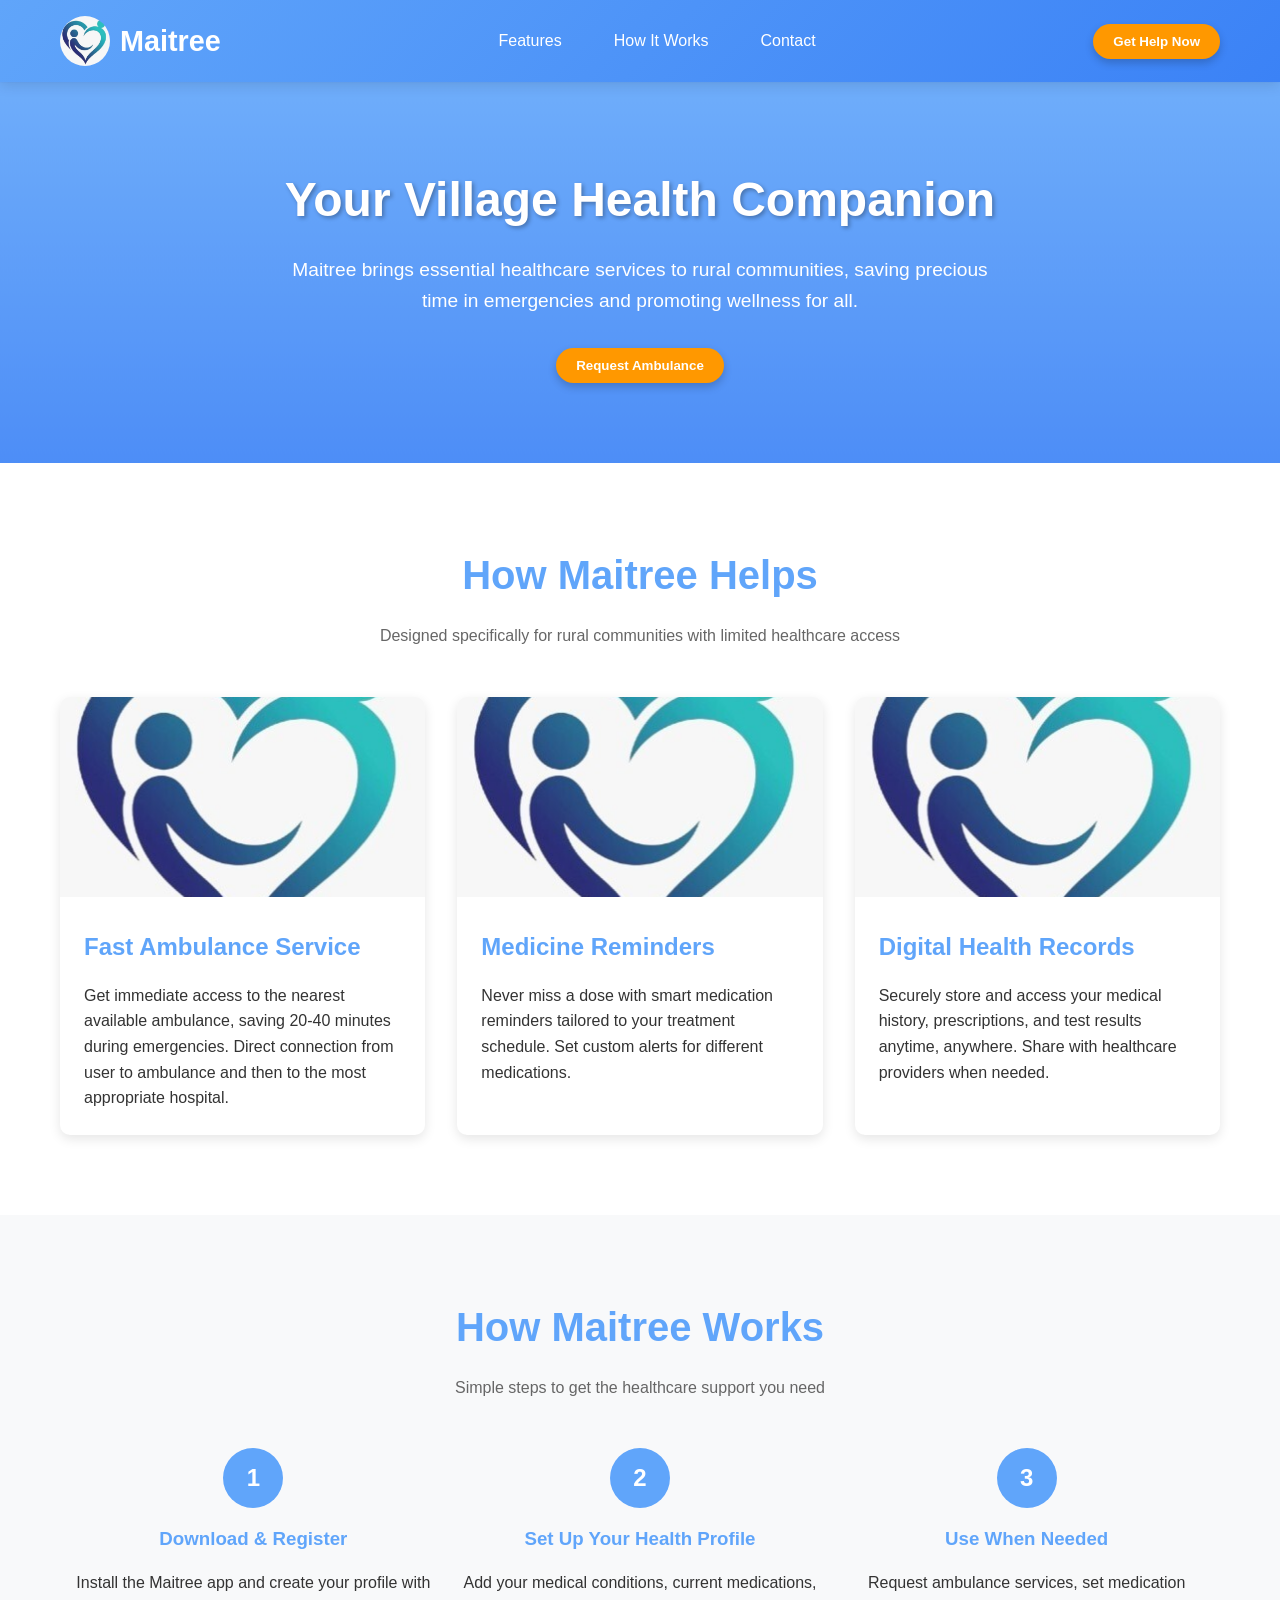
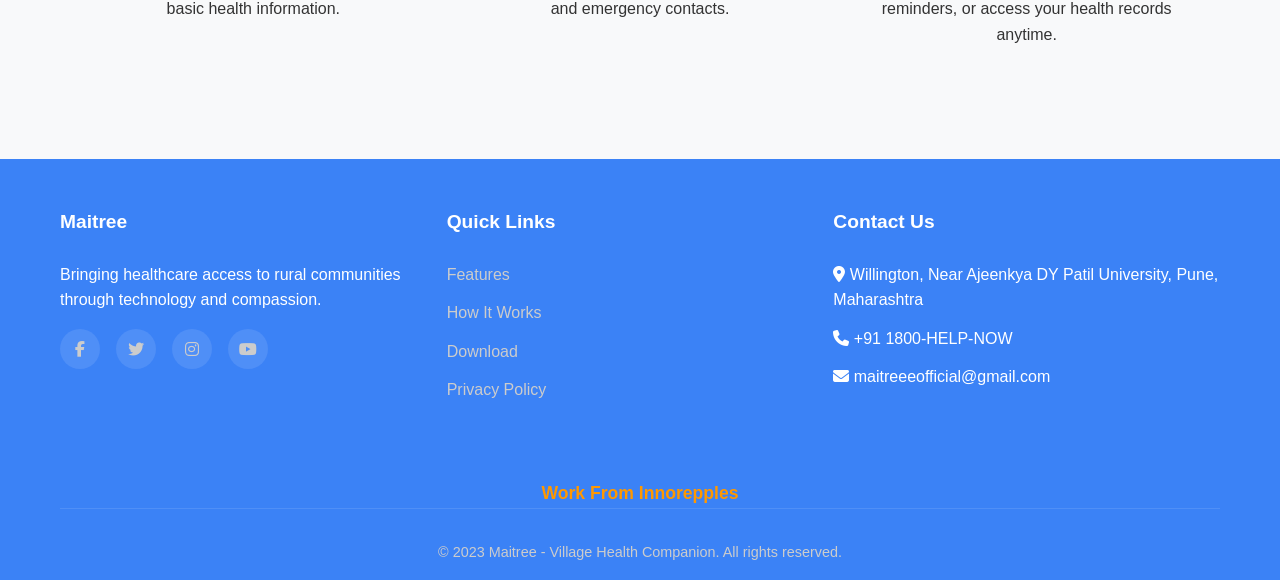
<file: About/index.html>
<!DOCTYPE html>
<html lang="en">
<head>
    <meta charset="UTF-8">
    <meta name="viewport" content="width=device-width, initial-scale=1.0">
    <title>Maitree - Village Health Companion</title>
    <link rel="stylesheet" href="https://cdnjs.cloudflare.com/ajax/libs/font-awesome/6.4.0/css/all.min.css">
    <style>
        * {
            margin: 0;
            padding: 0;
            box-sizing: border-box;
            font-family: 'Segoe UI', Tahoma, Geneva, Verdana, sans-serif;
        }

        :root {
            --primary: rgb(96, 165, 250);
            --primary-light: rgb(147, 197, 253);
            --primary-dark: rgb(59, 130, 246);
            --secondary: #ff9800;
            --text: #333;
            --text-light: #666;
            --background: #f8f9fa;
            --white: #ffffff;
            --shadow: 0 4px 12px rgba(0, 0, 0, 0.1);
        }

        body {
            background-color: var(--background);
            color: var(--text);
            line-height: 1.6;
        }

        .container {
            max-width: 1200px;
            margin: 0 auto;
            padding: 0 20px;
        }

        /* Header Styles */
        header {
            background: linear-gradient(135deg, var(--primary), var(--primary-dark));
            color: var(--white);
            padding: 1rem 0;
            box-shadow: var(--shadow);
            position: sticky;
            top: 0;
            z-index: 100;
        }

        .header-content {
            display: flex;
            justify-content: space-between;
            align-items: center;
        }

        .logo {
            display: flex;
            align-items: center;
            gap: 10px;
        }

        .logo-img {
            width: 50px;
            height: 50px;
            border-radius: 50%;
            object-fit: cover;
        }

        .logo h1 {
            font-size: 1.8rem;
            font-weight: 700;
        }

        nav ul {
            display: flex;
            list-style: none;
            gap: 2rem;
        }

        nav a {
            color: var(--white);
            text-decoration: none;
            font-weight: 500;
            transition: all 0.3s ease;
            padding: 5px 10px;
            border-radius: 4px;
        }

        nav a:hover {
            background-color: rgba(255, 255, 255, 0.2);
        }

        .cta-button {
            background-color: var(--secondary);
            color: var(--white);
            border: none;
            padding: 10px 20px;
            border-radius: 50px;
            font-weight: 600;
            cursor: pointer;
            transition: all 0.3s ease;
            box-shadow: 0 4px 8px rgba(0, 0, 0, 0.2);
        }

        .cta-button:hover {
            background-color: #e68900;
            transform: translateY(-2px);
            box-shadow: 0 6px 12px rgba(0, 0, 0, 0.25);
        }

        /* Hero Section */
        .hero {
            background: linear-gradient(rgba(96, 165, 250, 0.9), rgba(59, 130, 246, 0.9)), url('https://images.unsplash.com/photo-1582750433449-648ed127bb54?ixlib=rb-4.0.3&ixid=M3wxMjA3fDB8MHxwaG90by1wYWdlfHx8fGVufDB8fHx8fA%3D%3D&auto=format&fit=crop&w=1200&q=80');
            background-size: cover;
            background-position: center;
            color: var(--white);
            padding: 5rem 0;
            text-align: center;
        }

        .hero h2 {
            font-size: 3rem;
            margin-bottom: 1rem;
            text-shadow: 2px 2px 4px rgba(0, 0, 0, 0.3);
        }

        .hero p {
            font-size: 1.2rem;
            max-width: 700px;
            margin: 0 auto 2rem;
        }

        /* Features Section */
        .features {
            padding: 5rem 0;
            background-color: var(--white);
        }

        .section-title {
            text-align: center;
            margin-bottom: 3rem;
        }

        .section-title h2 {
            font-size: 2.5rem;
            color: var(--primary);
            margin-bottom: 1rem;
        }

        .section-title p {
            color: var(--text-light);
            max-width: 600px;
            margin: 0 auto;
        }

        .features-grid {
            display: grid;
            grid-template-columns: repeat(auto-fit, minmax(300px, 1fr));
            gap: 2rem;
        }

        .feature-card {
            background: var(--white);
            border-radius: 10px;
            overflow: hidden;
            box-shadow: var(--shadow);
            transition: transform 0.3s ease;
        }

        .feature-card:hover {
            transform: translateY(-10px);
        }

        .feature-img {
            width: 100%;
            height: 200px;
            object-fit: cover;
        }

        .feature-content {
            padding: 1.5rem;
        }

        .feature-content h3 {
            font-size: 1.5rem;
            margin-bottom: 1rem;
            color: var(--primary);
        }

        /* How It Works Section */
        .how-it-works {
            padding: 5rem 0;
            background-color: var(--background);
        }

        .steps {
            display: flex;
            justify-content: space-between;
            flex-wrap: wrap;
            margin-top: 3rem;
        }

        .step {
            flex: 1;
            min-width: 250px;
            text-align: center;
            padding: 0 1rem;
            margin-bottom: 2rem;
        }

        .step-number {
            background-color: var(--primary);
            color: var(--white);
            width: 60px;
            height: 60px;
            border-radius: 50%;
            display: flex;
            align-items: center;
            justify-content: center;
            font-size: 1.5rem;
            font-weight: bold;
            margin: 0 auto 1rem;
        }

        .step h3 {
            margin-bottom: 1rem;
            color: var(--primary);
        }

        /* Download Section */
        .download {
            padding: 5rem 0;
            background: linear-gradient(135deg, var(--primary), var(--primary-dark));
            color: var(--white);
            text-align: center;
        }

        .download h2 {
            font-size: 2.5rem;
            margin-bottom: 1rem;
        }

        .download p {
            max-width: 600px;
            margin: 0 auto 2rem;
            font-size: 1.1rem;
        }

        .app-buttons {
            display: flex;
            justify-content: center;
            gap: 1rem;
            flex-wrap: wrap;
        }

        .app-button {
            display: flex;
            align-items: center;
            gap: 10px;
            background-color: var(--white);
            color: var(--text);
            padding: 12px 25px;
            border-radius: 8px;
            text-decoration: none;
            font-weight: 600;
            transition: all 0.3s ease;
        }

        .app-button:hover {
            transform: translateY(-3px);
            box-shadow: 0 6px 12px rgba(0, 0, 0, 0.2);
        }

        .app-button i {
            font-size: 1.5rem;
        }

        /* Footer */
        footer {
            background-color: var(--primary-dark);
            color: var(--white);
            padding: 3rem 0 1rem;
        }

        .footer-content {
            display: flex;
            justify-content: space-between;
            flex-wrap: wrap;
            margin-bottom: 2rem;
        }

        .footer-column {
            flex: 1;
            min-width: 200px;
            margin-bottom: 2rem;
        }

        .footer-column h3 {
            margin-bottom: 1.5rem;
            font-size: 1.2rem;
        }

        .footer-column ul {
            list-style: none;
        }

        .footer-column ul li {
            margin-bottom: 0.8rem;
        }

        .footer-column a {
            color: #ccc;
            text-decoration: none;
            transition: color 0.3s ease;
        }

        .footer-column a:hover {
            color: var(--white);
        }

        .social-icons {
            display: flex;
            gap: 1rem;
            margin-top: 1rem;
        }

        .social-icons a {
            display: flex;
            align-items: center;
            justify-content: center;
            width: 40px;
            height: 40px;
            background-color: rgba(255, 255, 255, 0.1);
            border-radius: 50%;
            transition: all 0.3s ease;
        }

        .social-icons a:hover {
            background-color: var(--secondary);
            transform: translateY(-3px);
        }

        .copyright {
            text-align: center;
            padding-top: 2rem;
            border-top: 1px solid rgba(255, 255, 255, 0.1);
            font-size: 0.9rem;
            color: #ccc;
        }

        .innorepples {
            text-align: center;
            margin-top: 1rem;
            font-weight: bold;
            font-size: 1.1rem;
            color: var(--secondary);
        }

        /* Responsive Design */
        @media (max-width: 768px) {
            .header-content {
                flex-direction: column;
                gap: 1rem;
            }

            nav ul {
                gap: 1rem;
            }

            .hero h2 {
                font-size: 2.2rem;
            }

            .steps {
                flex-direction: column;
            }

            .footer-content {
                flex-direction: column;
            }
        }
    </style>
</head>
<body>
    <!-- Header -->
    <header>
        <div class="container header-content">
            <div class="logo">
                <img src="img.jpg" alt="Maitree Logo" class="logo-img">
                <h1>Maitree</h1>
            </div>
            <nav>
                <ul>
                    <li><a href="#features">Features</a></li>
                    <li><a href="#how-it-works">How It Works</a></li>
                    <li><a href="#contact">Contact</a></li>
                </ul>
            </nav>
            <button class="cta-button">Get Help Now</button>
        </div>
    </header>

    <!-- Hero Section -->
    <section class="hero">
        <div class="container">
            <h2>Your Village Health Companion</h2>
            <p>Maitree brings essential healthcare services to rural communities, saving precious time in emergencies and promoting wellness for all.</p>
            <button class="cta-button">Request Ambulance</button>
        </div>
    </section>

    <!-- Features Section -->
    <section class="features" id="features">
        <div class="container">
            <div class="section-title">
                <h2>How Maitree Helps</h2>
                <p>Designed specifically for rural communities with limited healthcare access</p>
            </div>
            <div class="features-grid">
                <div class="feature-card">
                    <img src="img.jpg" alt="Ambulance Service" class="feature-img">
                    <div class="feature-content">
                        <h3>Fast Ambulance Service</h3>
                        <p>Get immediate access to the nearest available ambulance, saving 20-40 minutes during emergencies. Direct connection from user to ambulance and then to the most appropriate hospital.</p>
                    </div>
                </div>
                <div class="feature-card">
                    <img src="img.jpg" alt="Medicine Reminders" class="feature-img">
                    <div class="feature-content">
                        <h3>Medicine Reminders</h3>
                        <p>Never miss a dose with smart medication reminders tailored to your treatment schedule. Set custom alerts for different medications.</p>
                    </div>
                </div>
                <div class="feature-card">
                    <img src="img.jpg" alt="Health Records" class="feature-img">
                    <div class="feature-content">
                        <h3>Digital Health Records</h3>
                        <p>Securely store and access your medical history, prescriptions, and test results anytime, anywhere. Share with healthcare providers when needed.</p>
                    </div>
                </div>
            </div>
        </div>
    </section>

    <!-- How It Works Section -->
    <section class="how-it-works" id="how-it-works">
        <div class="container">
            <div class="section-title">
                <h2>How Maitree Works</h2>
                <p>Simple steps to get the healthcare support you need</p>
            </div>
            <div class="steps">
                <div class="step">
                    <div class="step-number">1</div>
                    <h3>Download & Register</h3>
                    <p>Install the Maitree app and create your profile with basic health information.</p>
                </div>
                <div class="step">
                    <div class="step-number">2</div>
                    <h3>Set Up Your Health Profile</h3>
                    <p>Add your medical conditions, current medications, and emergency contacts.</p>
                </div>
                <div class="step">
                    <div class="step-number">3</div>
                    <h3>Use When Needed</h3>
                    <p>Request ambulance services, set medication reminders, or access your health records anytime.</p>
                </div>
            </div>
        </div>
    </section>

    <!-- Footer -->
    <footer id="contact">
        <div class="container">
            <div class="footer-content">
                <div class="footer-column">
                    <h3>Maitree</h3>
                    <p>Bringing healthcare access to rural communities through technology and compassion.</p>
                    <div class="social-icons">
                        <a href="#"><i class="fab fa-facebook-f"></i></a>
                        <a href="#"><i class="fab fa-twitter"></i></a>
                        <a href="#"><i class="fab fa-instagram"></i></a>
                        <a href="#"><i class="fab fa-youtube"></i></a>
                    </div>
                </div>
                <div class="footer-column">
                    <h3>Quick Links</h3>
                    <ul>
                        <li><a href="#features">Features</a></li>
                        <li><a href="#how-it-works">How It Works</a></li>
                        <li><a href="#download">Download</a></li>
                        <li><a href="#">Privacy Policy</a></li>
                    </ul>
                </div>
                <div class="footer-column">
                    <h3>Contact Us</h3>
                    <ul>
                        <li><i class="fas fa-map-marker-alt"></i> Willington, Near Ajeenkya DY Patil University, Pune, Maharashtra</li>
                        <li><i class="fas fa-phone"></i> +91 1800-HELP-NOW</li>
                        <li><i class="fas fa-envelope"></i> maitreeeofficial@gmail.com</li>
                    </ul>
                </div>
            </div>
            <div class="innorepples">Work From Innorepples</div>
            <div class="copyright">
                <p>&copy; 2023 Maitree - Village Health Companion. All rights reserved.</p>
            </div>
        </div>
    </footer>

    <script>
        // Simple JavaScript for interactive elements
        document.addEventListener('DOMContentLoaded', function() {
            // Smooth scrolling for navigation links
            document.querySelectorAll('nav a').forEach(anchor => {
                anchor.addEventListener('click', function(e) {
                    e.preventDefault();
                    const targetId = this.getAttribute('href');
                    const targetElement = document.querySelector(targetId);
                    
                    window.scrollTo({
                        top: targetElement.offsetTop - 80,
                        behavior: 'smooth'
                    });
                });
            });
            
            // CTA button functionality
            const ctaButtons = document.querySelectorAll('.cta-button');
            ctaButtons.forEach(button => {
                button.addEventListener('click', function() {
                    if(this.textContent.includes('Ambulance')) {
                        alert('Emergency ambulance service would be activated here. In a real app, this would connect to the nearest available ambulance.');
                    } else {
                        alert('Thank you for your interest in Maitree! You would be directed to the appropriate service.');
                    }
                });
            });
            
            // Feature card animation on scroll
            const featureCards = document.querySelectorAll('.feature-card');
            
            const observer = new IntersectionObserver((entries) => {
                entries.forEach(entry => {
                    if(entry.isIntersecting) {
                        entry.target.style.opacity = '1';
                        entry.target.style.transform = 'translateY(0)';
                    }
                });
            }, { threshold: 0.1 });
            
            featureCards.forEach(card => {
                card.style.opacity = '0';
                card.style.transform = 'translateY(20px)';
                card.style.transition = 'opacity 0.5s ease, transform 0.5s ease';
                observer.observe(card);
            });
        });
    </script>
</body>
</html>
</file>
